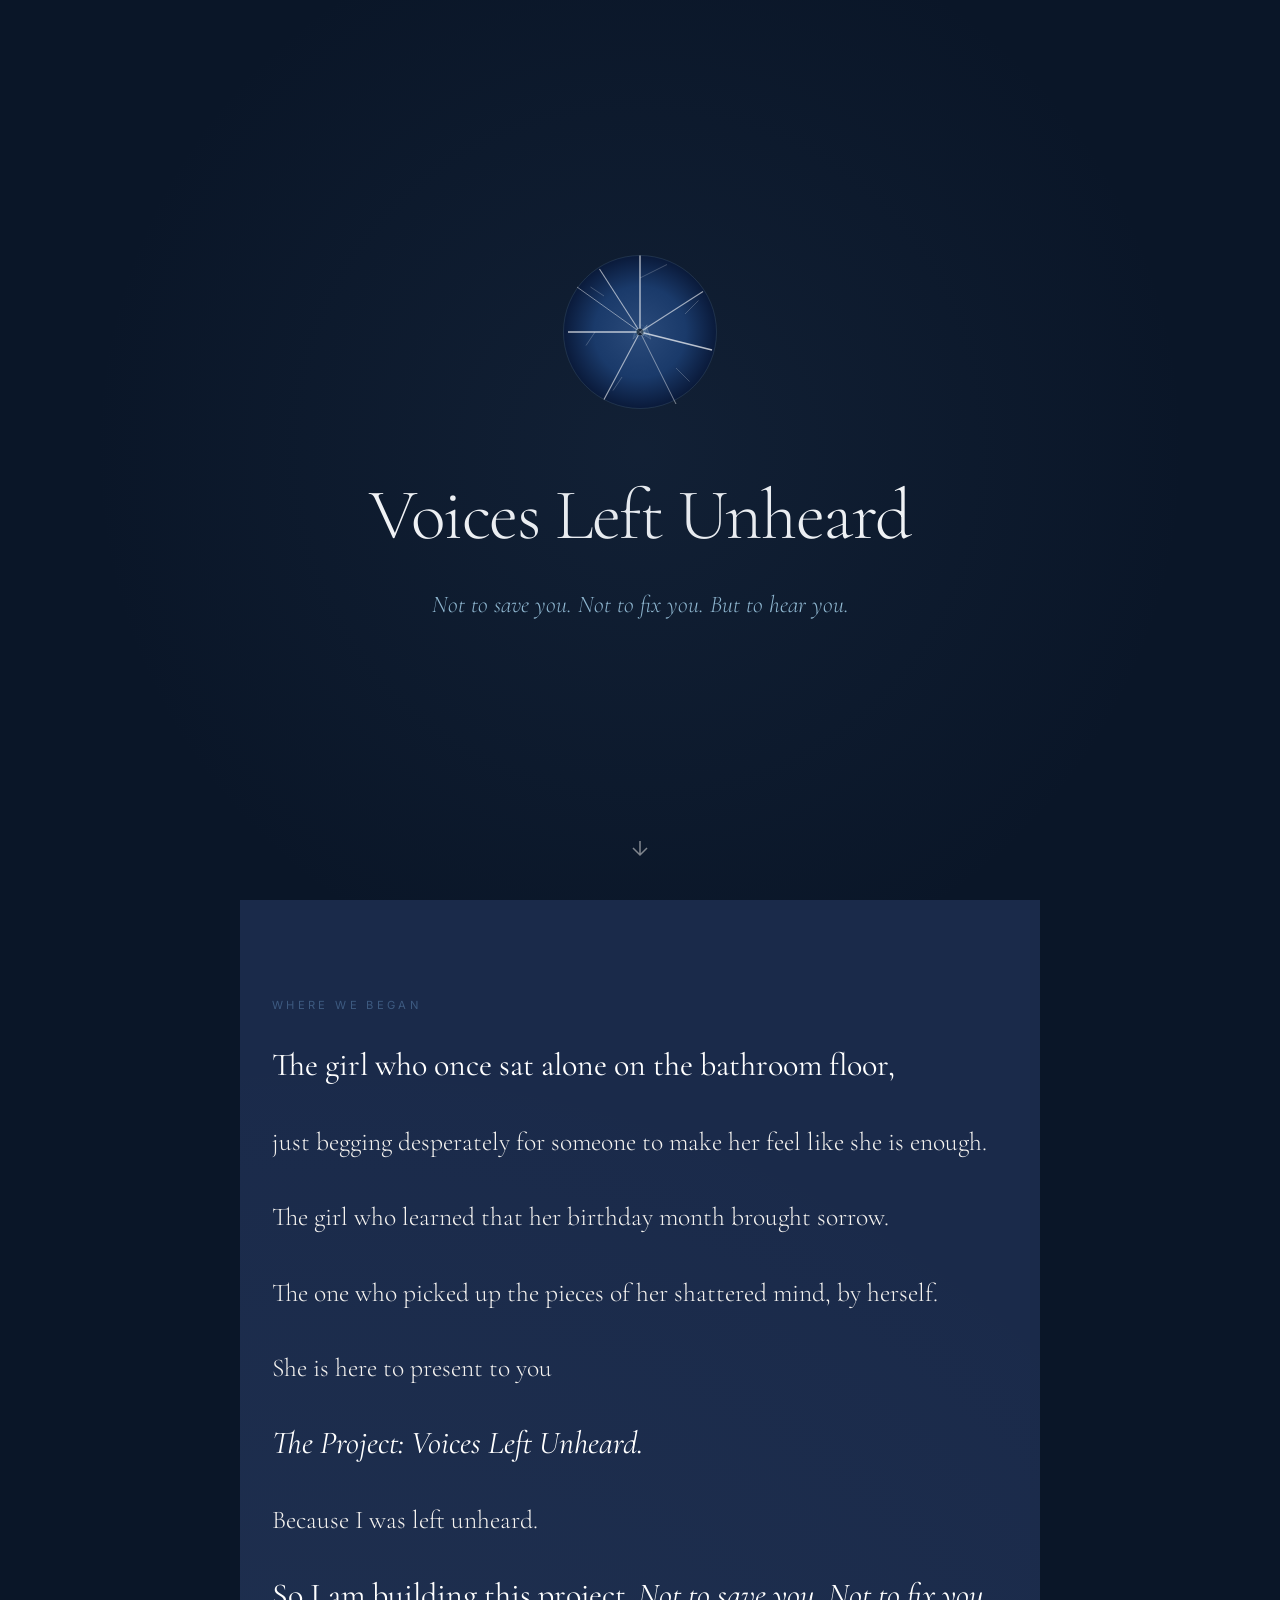
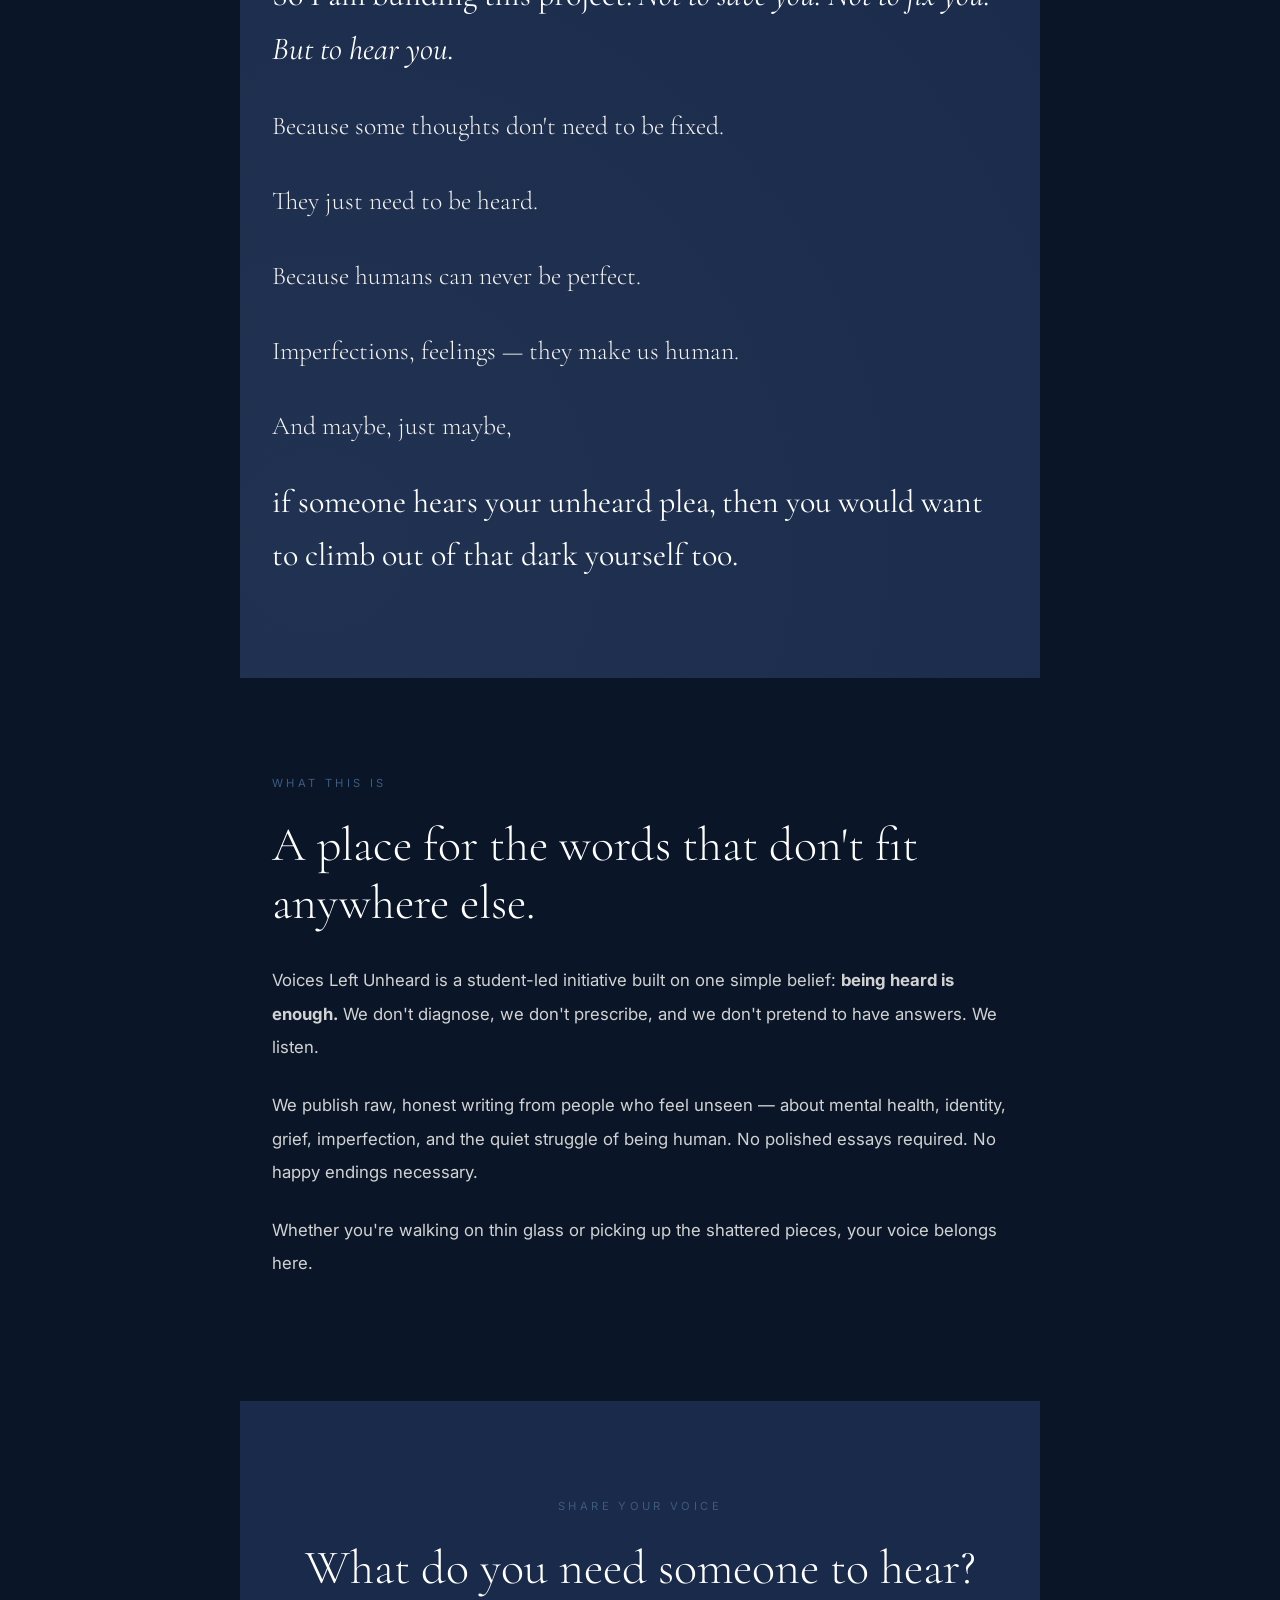
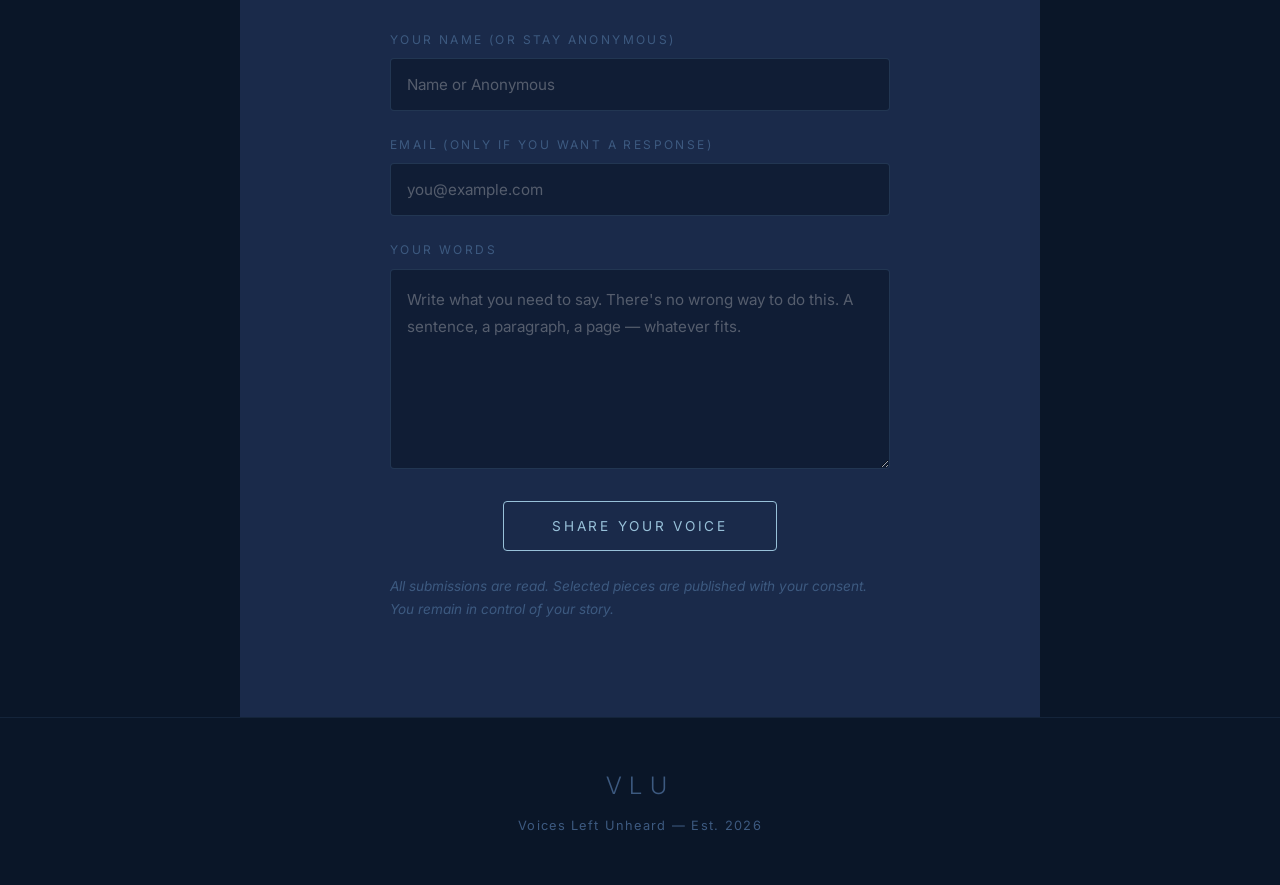
<file: index.html>
<!DOCTYPE html>
<html lang="en">
<head>
  <meta charset="UTF-8">
  <meta name="viewport" content="width=device-width, initial-scale=1.0">
  <title>Voices Left Unheard</title>
  <link rel="preconnect" href="https://fonts.googleapis.com">
  <link rel="preconnect" href="https://fonts.gstatic.com" crossorigin>
  <link href="https://fonts.googleapis.com/css2?family=Cormorant+Garamond:ital,wght@0,300;0,400;0,600;1,300;1,400&family=Inter:wght@300;400;500&display=swap" rel="stylesheet">
  <style>
    :root {
      --deep-navy: #0a1628;
      --navy: #1a2a4a;
      --slate: #3d5a80;
      --pale-blue: #98c1d9;
      --cream: #f5f3f0;
      --white: #ffffff;
    }

    * {
      margin: 0;
      padding: 0;
      box-sizing: border-box;
    }

    html {
      scroll-behavior: smooth;
    }

    body {
      font-family: 'Inter', sans-serif;
      background: var(--deep-navy);
      color: var(--cream);
      line-height: 1.7;
      overflow-x: hidden;
    }

    .hero {
      min-height: 100vh;
      display: flex;
      flex-direction: column;
      align-items: center;
      justify-content: center;
      text-align: center;
      padding: 2rem;
      position: relative;
      background: var(--deep-navy);
    }

    .hero::before {
      content: '';
      position: absolute;
      top: 0; left: 0; right: 0; bottom: 0;
      background: radial-gradient(circle at 50% 50%, rgba(61,90,128,0.15) 0%, transparent 70%);
      pointer-events: none;
    }

    .logo-container {
      width: 180px;
      height: 180px;
      margin-bottom: 2rem;
      position: relative;
    }

    .logo-svg {
      width: 100%;
      height: 100%;
    }

    .hero h1 {
      font-family: 'Cormorant Garamond', serif;
      font-size: clamp(2.5rem, 6vw, 4.5rem);
      font-weight: 300;
      letter-spacing: -0.02em;
      color: var(--white);
      margin-bottom: 0.5rem;
    }

    .hero .tagline {
      font-family: 'Cormorant Garamond', serif;
      font-size: clamp(1.1rem, 2.5vw, 1.5rem);
      font-style: italic;
      font-weight: 300;
      color: var(--pale-blue);
      max-width: 500px;
      margin-bottom: 2rem;
    }

    .scroll-hint {
      position: absolute;
      bottom: 2rem;
      animation: bounce 2s infinite;
      opacity: 0.5;
    }

    @keyframes bounce {
      0%, 20%, 50%, 80%, 100% { transform: translateY(0); }
      40% { transform: translateY(-10px); }
      60% { transform: translateY(-5px); }
    }

    section {
      padding: 6rem 2rem;
      max-width: 800px;
      margin: 0 auto;
    }

    .section-label {
      font-family: 'Inter', sans-serif;
      font-size: 0.7rem;
      text-transform: uppercase;
      letter-spacing: 0.3em;
      color: var(--slate);
      margin-bottom: 1.5rem;
    }

    .section-title {
      font-family: 'Cormorant Garamond', serif;
      font-size: clamp(2rem, 4vw, 3rem);
      font-weight: 300;
      color: var(--white);
      margin-bottom: 2rem;
      line-height: 1.2;
    }

    .manifesto {
      background: var(--navy);
      position: relative;
      overflow: hidden;
    }

    .manifesto::before {
      content: '';
      position: absolute;
      top: -50%;
      left: -50%;
      width: 200%;
      height: 200%;
      background: radial-gradient(circle at 30% 70%, rgba(152,193,217,0.05) 0%, transparent 50%);
      pointer-events: none;
    }

    .manifesto-text {
      font-family: 'Cormorant Garamond', serif;
      font-size: clamp(1.2rem, 3vw, 1.6rem);
      font-weight: 300;
      line-height: 2;
      color: var(--cream);
      position: relative;
    }

    .manifesto-text .highlight {
      color: var(--pale-blue);
      font-style: italic;
    }

    .manifesto-text .break {
      display: block;
      margin: 1.5rem 0;
    }

    .manifesto-text .short {
      font-size: clamp(1.4rem, 3.5vw, 2rem);
      font-weight: 400;
      color: var(--white);
      line-height: 1.6;
    }

    .about {
      background: var(--deep-navy);
    }

    .about-body {
      font-size: 1.05rem;
      color: rgba(245,243,240,0.85);
      line-height: 2;
    }

    .about-body p {
      margin-bottom: 1.5rem;
    }

    .submit {
      background: var(--navy);
      text-align: center;
    }

    .submit-form {
      max-width: 500px;
      margin: 0 auto;
      text-align: left;
    }

    .form-group {
      margin-bottom: 1.5rem;
    }

    .form-group label {
      display: block;
      font-size: 0.75rem;
      text-transform: uppercase;
      letter-spacing: 0.2em;
      color: var(--slate);
      margin-bottom: 0.5rem;
    }

    .form-group input,
    .form-group textarea {
      width: 100%;
      padding: 1rem;
      background: rgba(10,22,40,0.6);
      border: 1px solid rgba(61,90,128,0.4);
      border-radius: 4px;
      color: var(--cream);
      font-family: 'Inter', sans-serif;
      font-size: 0.95rem;
      transition: border-color 0.3s;
    }

    .form-group input::placeholder,
    .form-group textarea::placeholder {
      color: rgba(245,243,240,0.3);
    }

    .form-group input:focus,
    .form-group textarea:focus {
      outline: none;
      border-color: var(--pale-blue);
    }

    .form-group textarea {
      min-height: 200px;
      resize: vertical;
      line-height: 1.8;
    }

    .submit-btn {
      display: inline-block;
      padding: 1rem 3rem;
      background: transparent;
      border: 1px solid var(--pale-blue);
      color: var(--pale-blue);
      font-family: 'Inter', sans-serif;
      font-size: 0.85rem;
      text-transform: uppercase;
      letter-spacing: 0.2em;
      cursor: pointer;
      transition: all 0.3s;
      border-radius: 4px;
    }

    .submit-btn:hover {
      background: var(--pale-blue);
      color: var(--deep-navy);
    }

    .submit-note {
      margin-top: 1.5rem;
      font-size: 0.85rem;
      color: var(--slate);
      font-style: italic;
    }

    /* Success message */
    .form-success {
      display: none;
      padding: 2rem;
      background: rgba(152,193,217,0.1);
      border: 1px solid var(--pale-blue);
      border-radius: 4px;
      text-align: center;
      margin-bottom: 2rem;
    }

    .form-success.show {
      display: block;
    }

    .form-success h3 {
      font-family: 'Cormorant Garamond', serif;
      font-size: 1.5rem;
      color: var(--pale-blue);
      margin-bottom: 0.5rem;
    }

    .form-success p {
      color: var(--cream);
      font-size: 0.95rem;
    }

    .footer {
      padding: 3rem 2rem;
      text-align: center;
      border-top: 1px solid rgba(61,90,128,0.2);
    }

    .footer-vlu {
      font-family: 'Inter', sans-serif;
      font-size: 1.5rem;
      font-weight: 300;
      letter-spacing: 0.3em;
      color: var(--slate);
      margin-bottom: 0.5rem;
    }

    .footer-tag {
      font-size: 0.8rem;
      color: var(--slate);
      letter-spacing: 0.1em;
    }

    @media (max-width: 600px) {
      section {
        padding: 4rem 1.5rem;
      }

      .logo-container {
        width: 140px;
        height: 140px;
      }
    }
  </style>
</head>
<body>

<div class="hero">
  <div class="logo-container">
    <svg class="logo-svg" viewBox="0 0 200 200" xmlns="http://www.w3.org/2000/svg">
      <defs>
        <radialGradient id="glassGrad" cx="50%" cy="50%" r="50%">
          <stop offset="0%" stop-color="#2a4a7a"/>
          <stop offset="60%" stop-color="#1a3a6a"/>
          <stop offset="100%" stop-color="#0a1a3a"/>
        </radialGradient>
      </defs>

      <circle cx="100" cy="100" r="85" fill="url(#glassGrad)" stroke="rgba(152,193,217,0.3)" stroke-width="0.5"/>

      <path d="M100 100 L100 15" stroke="rgba(255,255,255,0.7)" stroke-width="1.5" fill="none"/>
      <path d="M100 100 L170 55" stroke="rgba(255,255,255,0.6)" stroke-width="1.2" fill="none"/>
      <path d="M100 100 L180 120" stroke="rgba(255,255,255,0.7)" stroke-width="1.5" fill="none"/>
      <path d="M100 100 L140 180" stroke="rgba(255,255,255,0.5)" stroke-width="1" fill="none"/>
      <path d="M100 100 L60 175" stroke="rgba(255,255,255,0.6)" stroke-width="1.3" fill="none"/>
      <path d="M100 100 L20 100" stroke="rgba(255,255,255,0.7)" stroke-width="1.5" fill="none"/>
      <path d="M100 100 L30 50" stroke="rgba(255,255,255,0.5)" stroke-width="1" fill="none"/>
      <path d="M100 100 L55 30" stroke="rgba(255,255,255,0.6)" stroke-width="1.2" fill="none"/>

      <path d="M100 40 L130 25" stroke="rgba(255,255,255,0.3)" stroke-width="0.8" fill="none"/>
      <path d="M150 80 L165 65" stroke="rgba(255,255,255,0.3)" stroke-width="0.8" fill="none"/>
      <path d="M140 140 L155 155" stroke="rgba(255,255,255,0.3)" stroke-width="0.8" fill="none"/>
      <path d="M80 150 L70 165" stroke="rgba(255,255,255,0.3)" stroke-width="0.8" fill="none"/>
      <path d="M50 100 L40 115" stroke="rgba(255,255,255,0.3)" stroke-width="0.8" fill="none"/>
      <path d="M60 60 L45 50" stroke="rgba(255,255,255,0.3)" stroke-width="0.8" fill="none"/>

      <circle cx="100" cy="100" r="4" fill="rgba(10,22,40,0.9)" stroke="rgba(152,193,217,0.5)" stroke-width="0.5"/>
      <circle cx="100" cy="100" r="8" fill="none" stroke="rgba(152,193,217,0.2)" stroke-width="0.5"/>

      <polygon points="100,100 108,92 104,104" fill="rgba(152,193,217,0.15)" stroke="rgba(255,255,255,0.4)" stroke-width="0.5"/>
      <polygon points="100,100 92,108 96,96" fill="rgba(152,193,217,0.1)" stroke="rgba(255,255,255,0.3)" stroke-width="0.5"/>
      <polygon points="100,100 112,108 108,96" fill="rgba(152,193,217,0.12)" stroke="rgba(255,255,255,0.35)" stroke-width="0.5"/>
    </svg>
  </div>

  <h1>Voices Left Unheard</h1>
  <p class="tagline">Not to save you. Not to fix you. But to hear you.</p>

  <div class="scroll-hint">
    <svg width="24" height="24" viewBox="0 0 24 24" fill="none" stroke="currentColor" stroke-width="1.5">
      <path d="M12 5v14M5 12l7 7 7-7"/>
    </svg>
  </div>
</div>

<section class="manifesto">
  <p class="section-label">Where We Began</p>
  <div class="manifesto-text">
    <span class="short">The girl who once sat alone on the bathroom floor,</span>
    <span class="break">just begging desperately for someone to make her feel like she is enough.</span>

    <span class="break">The girl who learned that her birthday month brought sorrow.</span>
    <span class="break">The one who picked up the pieces of her shattered mind, by herself.</span>

    <span class="break">She is here to present to you</span>
    <span class="short highlight">The Project: Voices Left Unheard.</span>

    <span class="break">Because I was left unheard.</span>

    <span class="short">So I am building this project.</span>
    <span class="short highlight">Not to save you. Not to fix you. But to hear you.</span>

    <span class="break">Because some thoughts don't need to be fixed.</span>
    <span class="break">They just need to be heard.</span>

    <span class="break">Because humans can never be perfect.</span>
    <span class="break">Imperfections, feelings — they make us human.</span>

    <span class="break">And maybe, just maybe,</span>
    <span class="short">if someone hears your unheard plea,</span>
    <span class="short">then you would want to climb out of that dark yourself too.</span>
  </div>
</section>

<section class="about">
  <p class="section-label">What This Is</p>
  <h2 class="section-title">A place for the words that don't fit anywhere else.</h2>
  <div class="about-body">
    <p>Voices Left Unheard is a student-led initiative built on one simple belief: <strong>being heard is enough.</strong> We don't diagnose, we don't prescribe, and we don't pretend to have answers. We listen.</p>
    <p>We publish raw, honest writing from people who feel unseen — about mental health, identity, grief, imperfection, and the quiet struggle of being human. No polished essays required. No happy endings necessary.</p>
    <p>Whether you're walking on thin glass or picking up the shattered pieces, your voice belongs here.</p>
  </div>
</section>

<section class="submit">
  <p class="section-label">Share Your Voice</p>
  <h2 class="section-title">What do you need someone to hear?</h2>

  <div class="submit-form">
    <!-- Success message -->
    <div class="form-success" id="formSuccess">
      <h3>Thank you for sharing.</h3>
      <p>Your words have been received. We'll read them.</p>
    </div>

    <!-- Form connected to Formspree -->
    <form action="https://formspree.io/f/mwvgbvpd" method="POST" id="submissionForm">
      <div class="form-group">
        <label for="name">Your Name (or stay anonymous)</label>
        <input type="text" id="name" name="name" placeholder="Name or Anonymous">
      </div>

      <div class="form-group">
        <label for="email">Email (only if you want a response)</label>
        <input type="email" id="email" name="email" placeholder="you@example.com">
      </div>

      <div class="form-group">
        <label for="message">Your Words</label>
        <textarea id="message" name="message" placeholder="Write what you need to say. There's no wrong way to do this. A sentence, a paragraph, a page — whatever fits." required></textarea>
      </div>

      <!-- Hidden field for Formspree to know where the submission came from -->
      <input type="hidden" name="_subject" value="New submission from Voices Left Unheard">

      <div style="text-align: center;">
        <button type="submit" class="submit-btn">Share Your Voice</button>
      </div>

      <p class="submit-note">All submissions are read. Selected pieces are published with your consent. You remain in control of your story.</p>
    </form>
  </div>
</section>

<div class="footer">
  <div class="footer-vlu">VLU</div>
  <p class="footer-tag">Voices Left Unheard — Est. 2026</p>
</div>

<script>
  // Show success message after form submission
  document.getElementById('submissionForm').addEventListener('submit', function(e) {
    var form = this;
    var successMsg = document.getElementById('formSuccess');

    // Let Formspree handle the submission, then show success
    setTimeout(function() {
      form.style.display = 'none';
      successMsg.classList.add('show');
    }, 500);
  });
</script>

</body>
</html>
</file>
